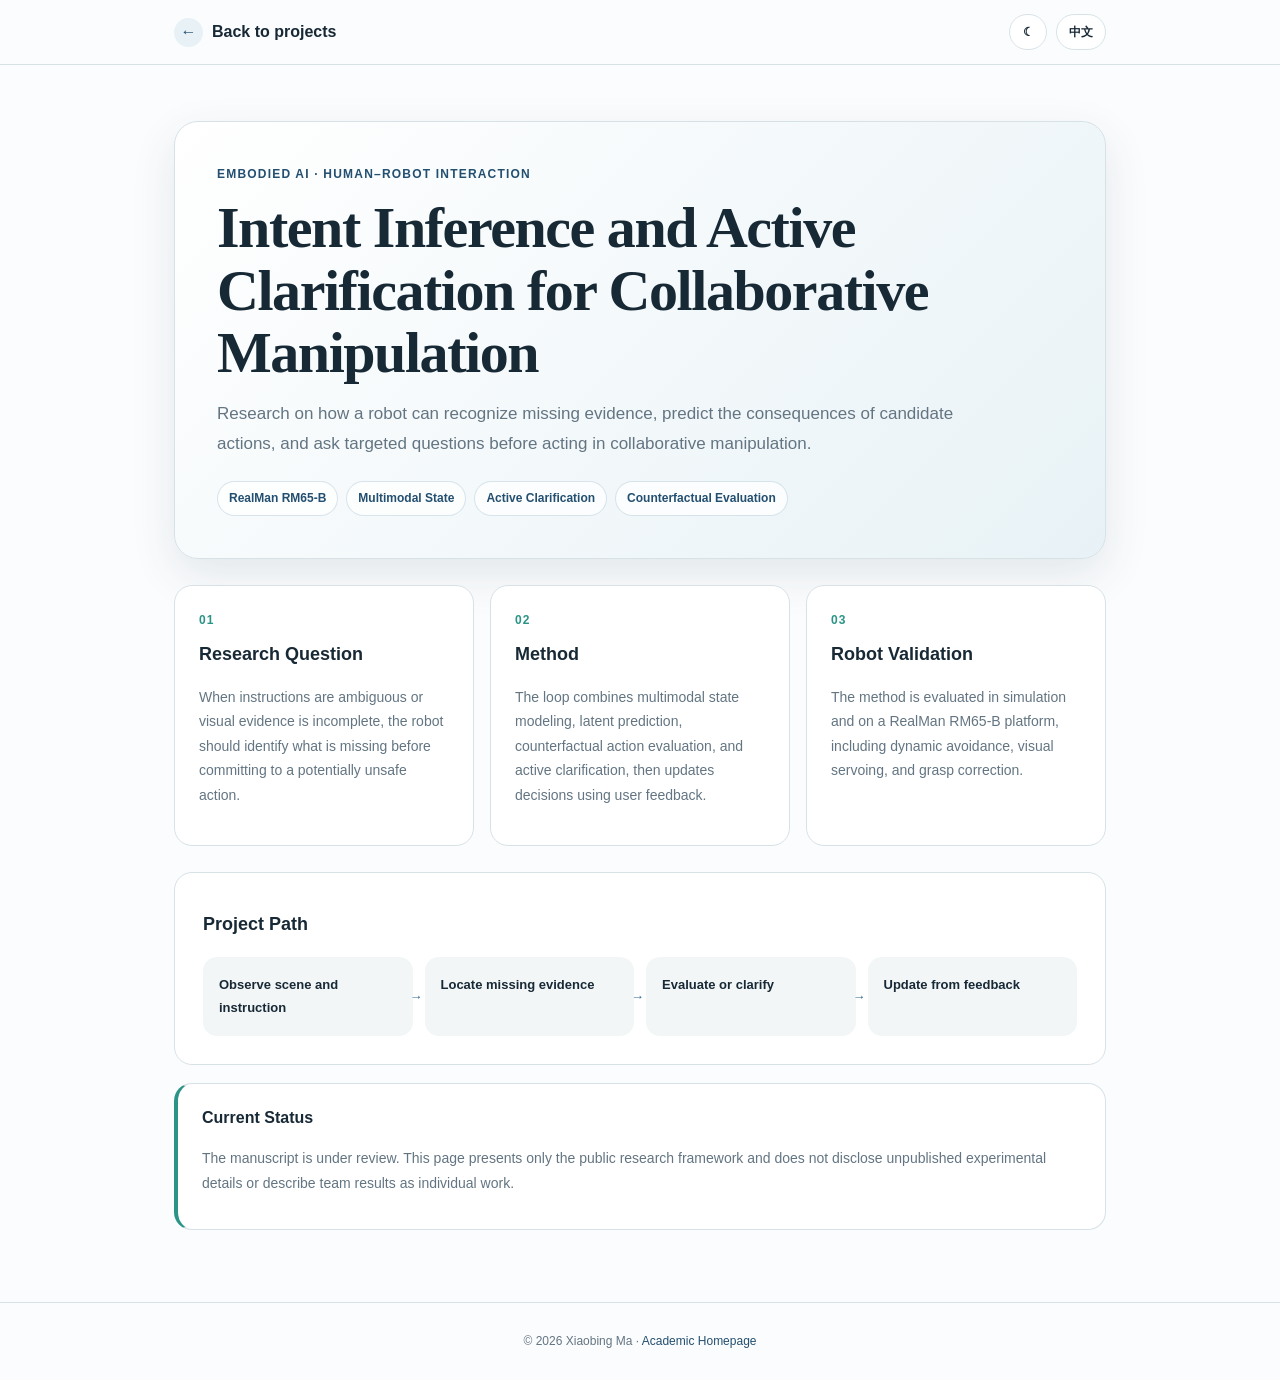
<file: projects/cover/index.html>
<!doctype html><html lang="en"><head><meta charset="utf-8"><meta name="viewport" content="width=device-width,initial-scale=1"><meta name="description" content="Research on intent inference and active clarification for collaborative robot manipulation."><title>Intent Inference and Active Clarification for Collaborative Manipulation · Xiaobing Ma</title><script>(function(){try{var saved=localStorage.getItem("site-theme");var theme=saved||(window.matchMedia("(prefers-color-scheme: dark)").matches?"dark":"light");document.documentElement.setAttribute("data-theme",theme);}catch(e){document.documentElement.setAttribute("data-theme","light");}})();</script><link rel="stylesheet" href="../project.css"></head><body data-lang="en"><header class="topbar"><div class="topbar-inner"><a class="back" href="../../#projects"><span class="back-mark">←</span><span class="lang-zh">返回项目列表</span><span class="lang-en">Back to projects</span></a><div class="controls"><button class="control" id="themeToggle" type="button" aria-label="Switch theme">☾</button><button class="control" id="langToggle" type="button">中文</button></div></div></header><main><section class="hero"><div class="eyebrow">EMBODIED AI · HUMAN–ROBOT INTERACTION</div><h1><span class="lang-zh">机械臂协作中的意图推断与主动澄清</span><span class="lang-en">Intent Inference and Active Clarification for Collaborative Manipulation</span></h1><p class="lead lang-zh">面向信息不完整的人机协作场景，研究机器人如何识别缺失条件、预测候选动作后果，并通过主动提问降低误操作风险。</p><p class="lead lang-en">Research on how a robot can recognize missing evidence, predict the consequences of candidate actions, and ask targeted questions before acting in collaborative manipulation.</p><div class="badges"><span class="badge">RealMan RM65-B</span><span class="badge">Multimodal State</span><span class="badge">Active Clarification</span><span class="badge">Counterfactual Evaluation</span></div></section><section class="detail-grid"><article class="card"><div class="card-num">01</div><h2><span class="lang-zh">研究问题</span><span class="lang-en">Research Question</span></h2><div class="lang-zh"><p>当用户指令含糊或视觉信息不完整时，机器人需要先判断“缺了什么”，而不是直接执行一个可能错误的动作。</p></div><div class="lang-en"><p>When instructions are ambiguous or visual evidence is incomplete, the robot should identify what is missing before committing to a potentially unsafe action.</p></div></article><article class="card"><div class="card-num">02</div><h2><span class="lang-zh">方法框架</span><span class="lang-en">Method</span></h2><div class="lang-zh"><p>围绕多模态状态建模、潜在空间预测、反事实动作评估与主动澄清构建闭环，并利用用户反馈更新后续决策。</p></div><div class="lang-en"><p>The loop combines multimodal state modeling, latent prediction, counterfactual action evaluation, and active clarification, then updates decisions using user feedback.</p></div></article><article class="card"><div class="card-num">03</div><h2><span class="lang-zh">实机验证</span><span class="lang-en">Robot Validation</span></h2><div class="lang-zh"><p>方法在 RealMan RM65-B 机械臂协作平台上进行仿真与实机验证，覆盖动态避障、视觉伺服和抓取修正等环节。</p></div><div class="lang-en"><p>The method is evaluated in simulation and on a RealMan RM65-B platform, including dynamic avoidance, visual servoing, and grasp correction.</p></div></article></section><section class="section"><h2><span class="lang-zh">项目路径</span><span class="lang-en">Project Path</span></h2><div class="flow"><div class="step"><span class="lang-zh">观察环境与指令</span><span class="lang-en">Observe scene and instruction</span></div><div class="step"><span class="lang-zh">定位缺失信息</span><span class="lang-en">Locate missing evidence</span></div><div class="step"><span class="lang-zh">评估动作或发起澄清</span><span class="lang-en">Evaluate or clarify</span></div><div class="step"><span class="lang-zh">根据反馈更新</span><span class="lang-en">Update from feedback</span></div></div></section><aside class="note"><strong><span class="lang-zh">当前状态</span><span class="lang-en">Current Status</span></strong><p class="lang-zh">研究论文审稿中。页面仅介绍已公开的研究框架，不披露未公开实验细节，也不把团队成果表述为个人独立完成。</p><p class="lang-en">The manuscript is under review. This page presents only the public research framework and does not disclose unpublished experimental details or describe team results as individual work.</p></aside></main><footer class="footer">© 2026 Xiaobing Ma · <a href="../../">Academic Homepage</a></footer><script src="../project.js"></script></body></html>
</file>
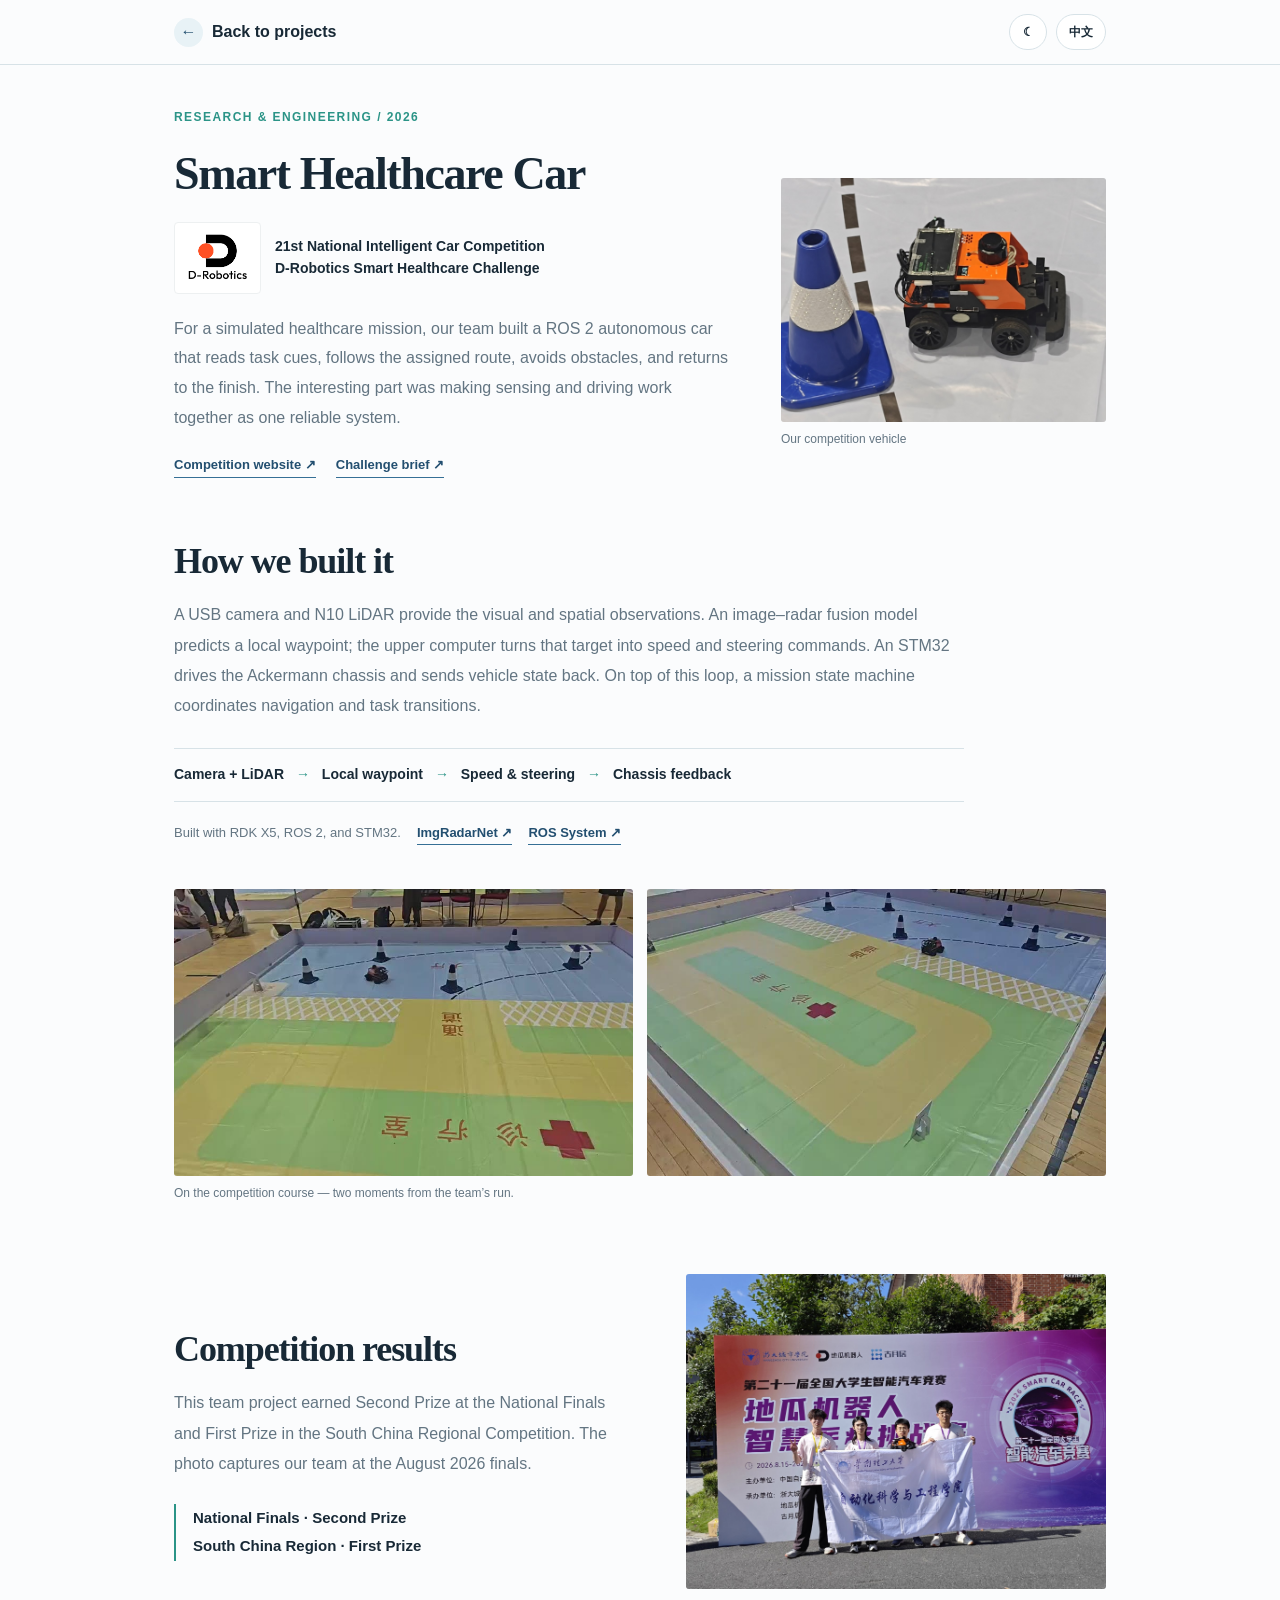
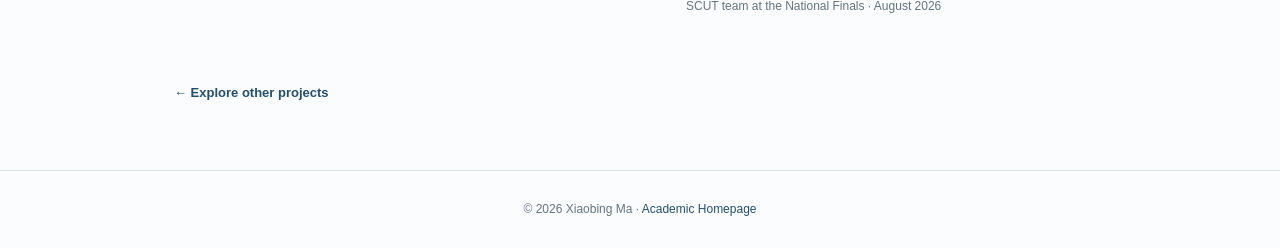
<file: projects/intelligent-car/index.html>
<!doctype html>
<html lang="en">
<head>
  <meta charset="utf-8">
  <meta name="viewport" content="width=device-width,initial-scale=1">
  <meta name="description" content="A camera–LiDAR autonomous car built for the 21st National Intelligent Car Competition Smart Healthcare challenge.">
  <title>Smart Healthcare Car · 21st National Intelligent Car Competition · Xiaobing Ma</title>
  <script>(function(){try{var saved=localStorage.getItem("site-theme");var theme=saved||(window.matchMedia("(prefers-color-scheme: dark)").matches?"dark":"light");document.documentElement.setAttribute("data-theme",theme);}catch(e){document.documentElement.setAttribute("data-theme","light");}})();</script>
  <link rel="stylesheet" href="../project.css">
  <link rel="stylesheet" href="./case.css">
</head>
<body data-lang="en">
  <header class="topbar">
    <div class="topbar-inner">
      <a class="back" href="../../#projects"><span class="back-mark">←</span><span class="lang-zh">返回项目列表</span><span class="lang-en">Back to projects</span></a>
      <div class="controls"><button class="control" id="themeToggle" type="button" aria-label="Switch theme">☾</button><button class="control" id="langToggle" type="button">中文</button></div>
    </div>
  </header>
  <main class="case-page">
    <section class="case-intro" aria-labelledby="case-title">
      <p class="case-kicker"><span class="lang-en">RESEARCH &amp; ENGINEERING / 2026</span><span class="lang-zh">研究与工程实践 / 2026</span></p>
      <div class="case-intro-grid">
        <div class="case-intro-copy">
          <h1 id="case-title"><span class="lang-en">Smart Healthcare Car</span><span class="lang-zh">智慧医疗智能车</span></h1>
          <div class="case-event">
            <img src="../../assets/projects/d-robotics-logo.png" alt="D-Robotics logo" width="93" height="76" loading="eager">
            <p><span class="lang-en">21st National Intelligent Car Competition<br>D-Robotics Smart Healthcare Challenge</span><span class="lang-zh">第二十一届全国大学生智能汽车竞赛<br>地瓜机器人智慧医疗挑战赛</span></p>
          </div>
          <p class="case-lead lang-en">For a simulated healthcare mission, our team built a ROS 2 autonomous car that reads task cues, follows the assigned route, avoids obstacles, and returns to the finish. The interesting part was making sensing and driving work together as one reliable system.</p>
          <p class="case-lead lang-zh">面向模拟医疗场景，我们搭建了一辆 ROS 2 自主智能车：读取任务信息、通过指定路线、避障并返回终点。项目的核心不是单独完成某一种识别，而是让环境感知与车辆运动协同工作。</p>
          <p class="case-links"><a href="https://www.smartcar.zone/" target="_blank" rel="noopener noreferrer"><span class="lang-en">Competition website</span><span class="lang-zh">竞赛官网</span> ↗</a><a href="https://blog.csdn.net/zhuoqingjoking97298/article/details/156079740" target="_blank" rel="noopener noreferrer"><span class="lang-en">Challenge brief</span><span class="lang-zh">赛项说明</span> ↗</a></p>
        </div>
        <figure class="case-car-photo"><img src="../../assets/projects/ros-smart-car.jpg" alt="Orange competition smart car with camera and LiDAR" loading="eager"><figcaption><span class="lang-en">Our competition vehicle</span><span class="lang-zh">参赛智能车</span></figcaption></figure>
      </div>
    </section>

    <article class="case-article">
      <section class="case-narrative" aria-labelledby="approach-title">
        <h2 id="approach-title"><span class="lang-en">How we built it</span><span class="lang-zh">技术路线</span></h2>
        <p class="lang-en">A USB camera and N10 LiDAR provide the visual and spatial observations. An image–radar fusion model predicts a local waypoint; the upper computer turns that target into speed and steering commands. An STM32 drives the Ackermann chassis and sends vehicle state back. On top of this loop, a mission state machine coordinates navigation and task transitions.</p>
        <p class="lang-zh">USB 相机和 N10 激光雷达提供图像与空间信息。图像—雷达融合模型预测局部目标点，上位机据此生成速度与转向指令；STM32 驱动 Ackermann 底盘并回传车辆状态。任务状态机在这条链路之上组织导航与任务切换。</p>
        <p class="case-process"><span class="lang-en">Camera + LiDAR <b>→</b> Local waypoint <b>→</b> Speed &amp; steering <b>→</b> Chassis feedback</span><span class="lang-zh">相机 + 雷达 <b>→</b> 局部目标点 <b>→</b> 速度与转向 <b>→</b> 底盘反馈</span></p>
        <p class="case-tech-foot"><span class="lang-en">Built with RDK X5, ROS 2, and STM32.</span><span class="lang-zh">系统采用 RDK X5、ROS 2 与 STM32。</span> <a href="https://github.com/Geezer565/ImgRadarNet" target="_blank" rel="noopener noreferrer">ImgRadarNet ↗</a> <a href="https://github.com/Geezer565/ros_competition_2025" target="_blank" rel="noopener noreferrer">ROS System ↗</a></p>
      </section>

      <figure class="case-course">
        <div class="case-course-images"><img src="../../assets/projects/smart-car-frame-48.jpg" alt="Smart car driving between lane markers on the competition course" loading="lazy" decoding="async"><img src="../../assets/projects/smart-car-frame-96.jpg" alt="Smart car on the green and yellow sections of the competition course" loading="lazy" decoding="async"></div>
        <figcaption><span class="lang-en">On the competition course — two moments from the team’s run.</span><span class="lang-zh">赛场记录：团队运行画面中的两个瞬间。</span></figcaption>
      </figure>

      <section class="case-finish" aria-labelledby="outcome-title">
        <div class="case-finish-copy">
          <h2 id="outcome-title"><span class="lang-en">Competition results</span><span class="lang-zh">竞赛成果</span></h2>
          <p class="lang-en">This team project earned Second Prize at the National Finals and First Prize in the South China Regional Competition. The photo captures our team at the August 2026 finals.</p>
          <p class="lang-zh">这项团队作品获得全国总决赛二等奖、华南赛区区域赛一等奖。右侧是我们在 2026 年 8 月全国总决赛现场的合照。</p>
          <p class="case-award-line"><span class="lang-en">National Finals · Second Prize<br>South China Region · First Prize</span><span class="lang-zh">全国总决赛 · 二等奖<br>华南赛区区域赛 · 一等奖</span></p>
        </div>
        <figure class="case-team-photo"><img src="../../assets/projects/smart-car-team.jpg" alt="South China University of Technology team at the 2026 National Intelligent Car Competition" loading="lazy" decoding="async"><figcaption><span class="lang-en">SCUT team at the National Finals · August 2026</span><span class="lang-zh">华南理工大学参赛队 · 2026 年 8 月</span></figcaption></figure>
      </section>
    </article>
    <a class="case-next" href="../../#projects"><span class="lang-en">← Explore other projects</span><span class="lang-zh">← 查看其他项目</span></a>
  </main>
  <footer class="footer">© 2026 Xiaobing Ma · <a href="../../">Academic Homepage</a></footer>
  <script src="../project.js"></script>
</body>
</html>
</file>
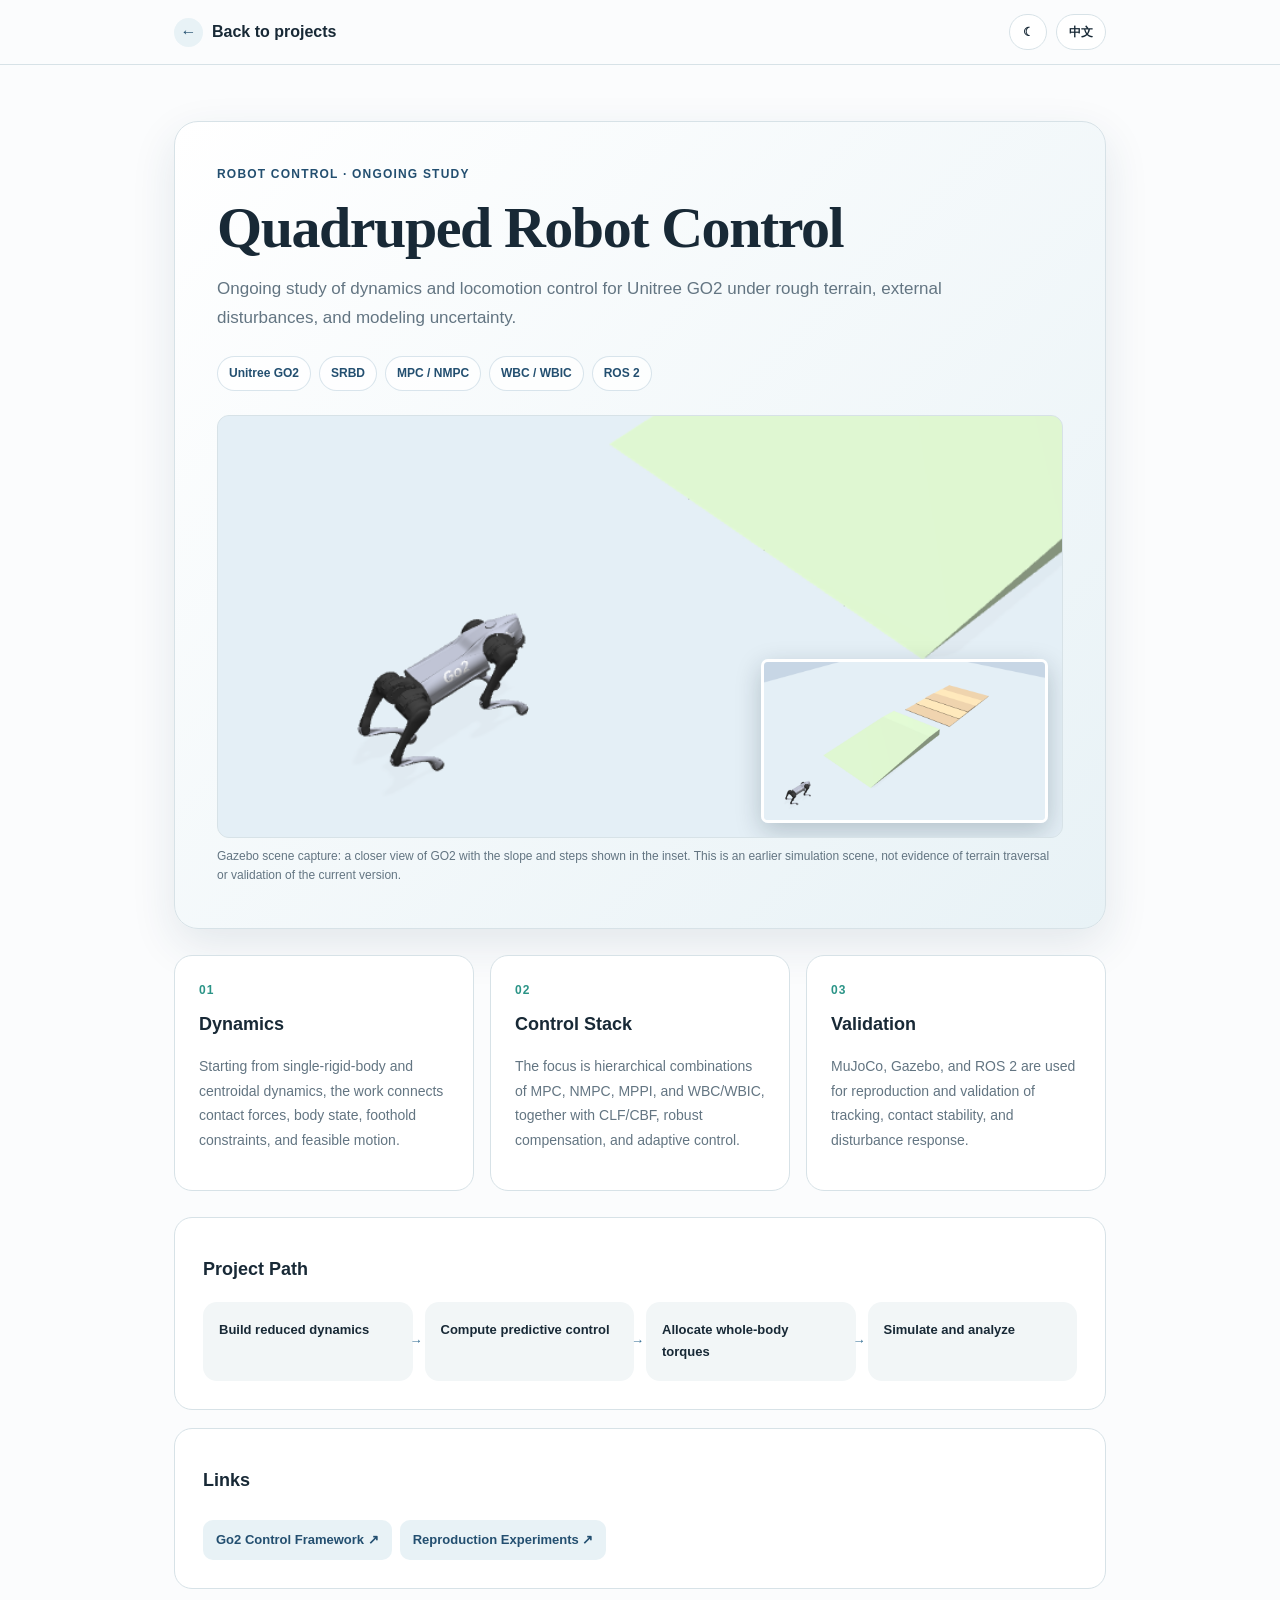
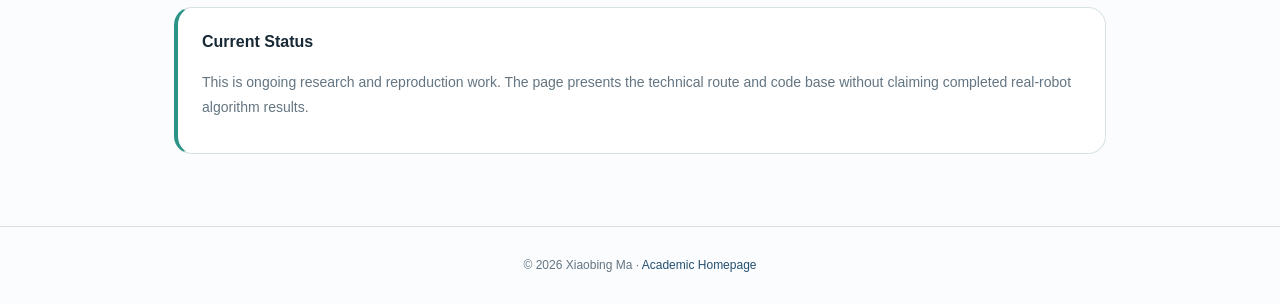
<file: projects/quadruped-control/index.html>
<!doctype html><html lang="en"><head><meta charset="utf-8"><meta name="viewport" content="width=device-width,initial-scale=1"><meta name="description" content="Ongoing study of quadruped dynamics, MPC, WBC, and robust locomotion control."><title>Quadruped Robot Control · Xiaobing Ma</title><script>(function(){try{var saved=localStorage.getItem("site-theme");var theme=saved||(window.matchMedia("(prefers-color-scheme: dark)").matches?"dark":"light");document.documentElement.setAttribute("data-theme",theme);}catch(e){document.documentElement.setAttribute("data-theme","light");}})();</script><link rel="stylesheet" href="../project.css"><link rel="stylesheet" href="./go2.css"></head><body data-lang="en"><header class="topbar"><div class="topbar-inner"><a class="back" href="../../#projects"><span class="back-mark">←</span><span class="lang-zh">返回项目列表</span><span class="lang-en">Back to projects</span></a><div class="controls"><button class="control" id="themeToggle" type="button" aria-label="Switch theme">☾</button><button class="control" id="langToggle" type="button">中文</button></div></div></header><main><section class="hero"><div class="eyebrow">ROBOT CONTROL · ONGOING STUDY</div><h1><span class="lang-zh">四足机器人运动控制</span><span class="lang-en">Quadruped Robot Control</span></h1><p class="lead lang-zh">围绕宇树 GO2 的动力学建模与运动控制，研究复杂地形、外部扰动和模型误差下的稳定运动方法。</p><p class="lead lang-en">Ongoing study of dynamics and locomotion control for Unitree GO2 under rough terrain, external disturbances, and modeling uncertainty.</p><div class="badges"><span class="badge">Unitree GO2</span><span class="badge">SRBD</span><span class="badge">MPC / NMPC</span><span class="badge">WBC / WBIC</span><span class="badge">ROS 2</span></div><figure class="go2-scene"><div class="go2-scene-canvas"><img class="go2-scene-close" src="../../assets/projects/go2-gazebo-terrain-scene.png" alt="GO2 robot in a Gazebo simulation scene with a slope nearby" loading="eager"><img class="go2-scene-overview" src="../../assets/projects/go2-gazebo-terrain-scene.png" alt="" aria-hidden="true" loading="eager"></div><figcaption><span class="lang-zh">Gazebo 场景截图：放大展示 GO2，右下角保留坡道与台阶全貌。画面来自早期仿真，仅展示环境，不代表已完成地形穿越或当前版本验证。</span><span class="lang-en">Gazebo scene capture: a closer view of GO2 with the slope and steps shown in the inset. This is an earlier simulation scene, not evidence of terrain traversal or validation of the current version.</span></figcaption></figure></section><section class="detail-grid"><article class="card"><div class="card-num">01</div><h2><span class="lang-zh">动力学建模</span><span class="lang-en">Dynamics</span></h2><div class="lang-zh"><p>从单刚体动力学与质心动力学出发，连接接触力、机体状态、落足约束与可行运动范围。</p></div><div class="lang-en"><p>Starting from single-rigid-body and centroidal dynamics, the work connects contact forces, body state, foothold constraints, and feasible motion.</p></div></article><article class="card"><div class="card-num">02</div><h2><span class="lang-zh">控制方法</span><span class="lang-en">Control Stack</span></h2><div class="lang-zh"><p>重点关注 MPC、NMPC、MPPI 与 WBC/WBIC 的分层组合，并跟踪 CLF/CBF、鲁棒补偿和自适应控制方法。</p></div><div class="lang-en"><p>The focus is hierarchical combinations of MPC, NMPC, MPPI, and WBC/WBIC, together with CLF/CBF, robust compensation, and adaptive control.</p></div></article><article class="card"><div class="card-num">03</div><h2><span class="lang-zh">验证环境</span><span class="lang-en">Validation</span></h2><div class="lang-zh"><p>通过 MuJoCo、Gazebo 和 ROS 2 搭建复现与验证环境，用于检查轨迹跟踪、接触稳定性和扰动响应。</p></div><div class="lang-en"><p>MuJoCo, Gazebo, and ROS 2 are used for reproduction and validation of tracking, contact stability, and disturbance response.</p></div></article></section><section class="section"><h2><span class="lang-zh">项目路径</span><span class="lang-en">Project Path</span></h2><div class="flow"><div class="step"><span class="lang-zh">建立简化动力学</span><span class="lang-en">Build reduced dynamics</span></div><div class="step"><span class="lang-zh">生成预测控制量</span><span class="lang-en">Compute predictive control</span></div><div class="step"><span class="lang-zh">分配全身力矩</span><span class="lang-en">Allocate whole-body torques</span></div><div class="step"><span class="lang-zh">仿真与误差分析</span><span class="lang-en">Simulate and analyze</span></div></div></section><section class="section"><h2><span class="lang-zh">相关链接</span><span class="lang-en">Links</span></h2><div class="links"><a class="repo-link" href="https://github.com/Geezer565/ACLF_MPC_ROS_GO2" target="_blank" rel="noreferrer">Go2 Control Framework ↗</a><a class="repo-link" href="https://github.com/Geezer565/legged-Robot-reproduction" target="_blank" rel="noreferrer">Reproduction Experiments ↗</a></div></section><aside class="note"><strong><span class="lang-zh">当前状态</span><span class="lang-en">Current Status</span></strong><p class="lang-zh">这是持续推进的研究与复现工作，当前页面展示技术路线与代码积累，不将其表述为已经完成的实机算法成果。</p><p class="lang-en">This is ongoing research and reproduction work. The page presents the technical route and code base without claiming completed real-robot algorithm results.</p></aside></main><footer class="footer">© 2026 Xiaobing Ma · <a href="../../">Academic Homepage</a></footer><script src="../project.js"></script></body></html>
</file>
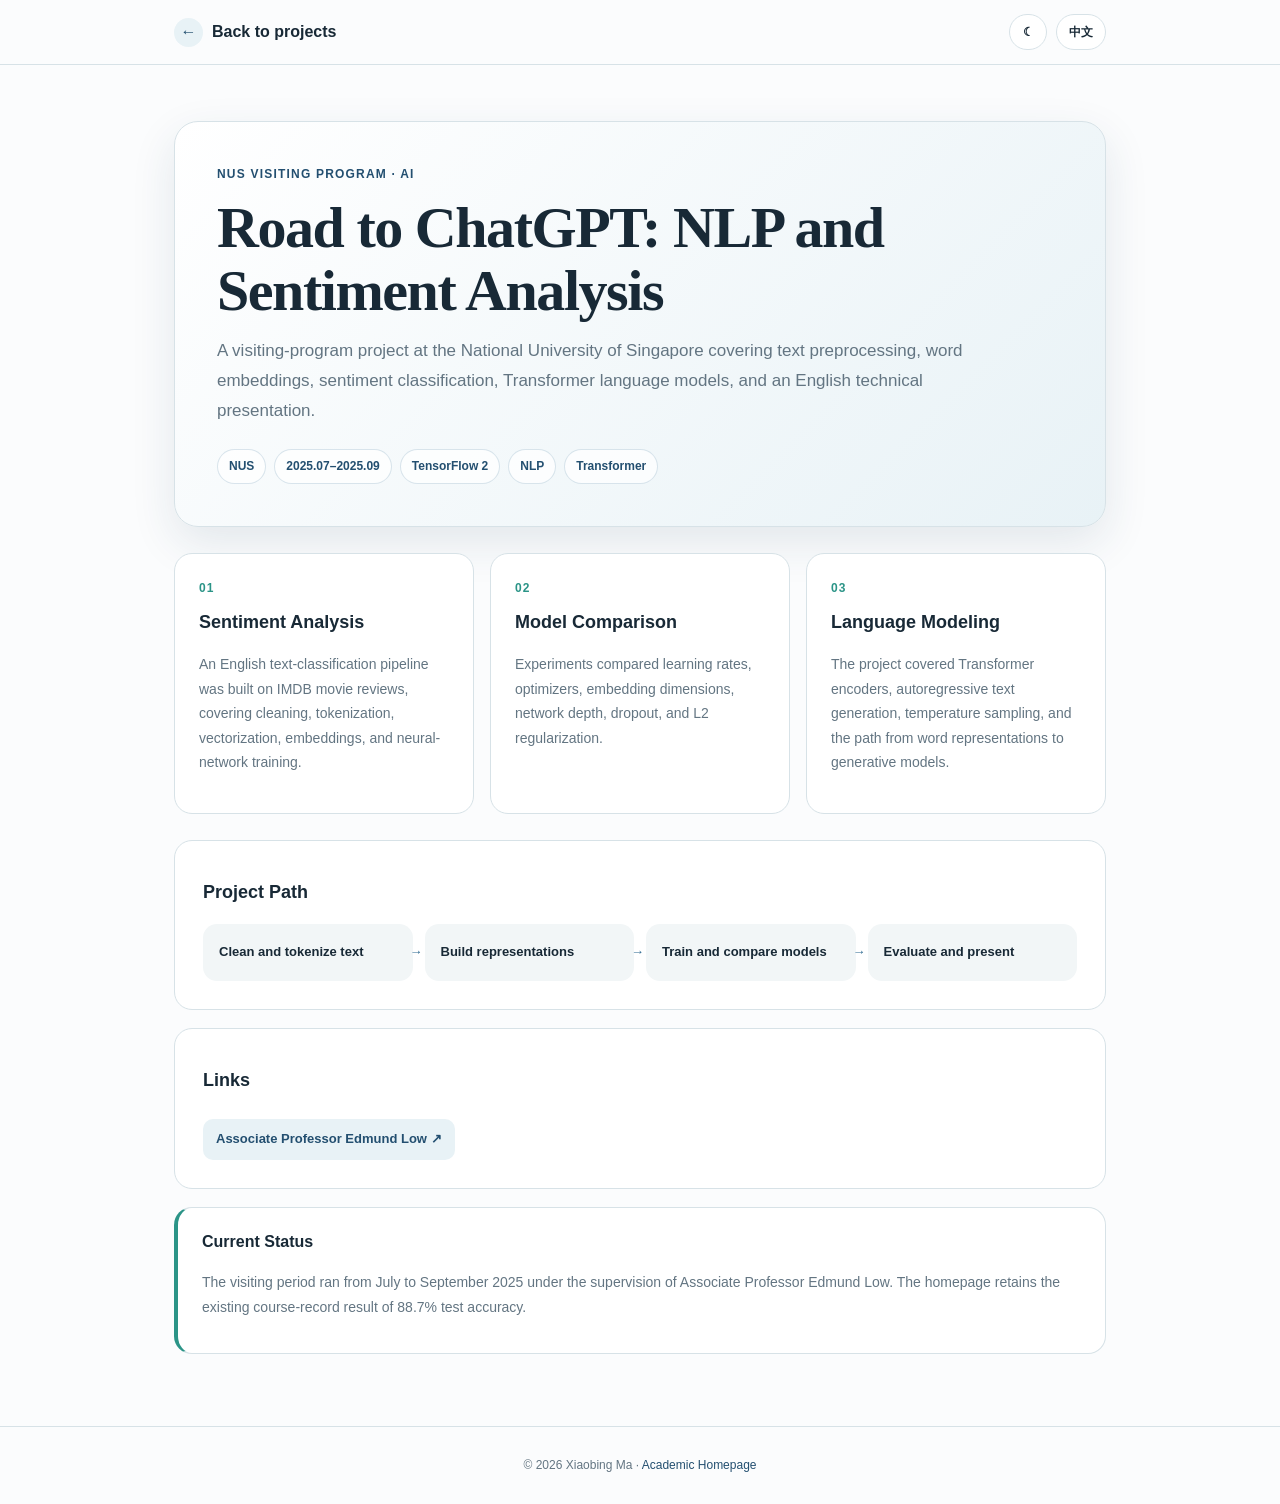
<file: projects/road-to-chatgpt/index.html>
<!doctype html><html lang="en"><head><meta charset="utf-8"><meta name="viewport" content="width=device-width,initial-scale=1"><meta name="description" content="NUS visiting-program project on NLP, sentiment analysis, and Transformer-based language modeling."><title>Road to ChatGPT: NLP and Sentiment Analysis · Xiaobing Ma</title><script>(function(){try{var saved=localStorage.getItem("site-theme");var theme=saved||(window.matchMedia("(prefers-color-scheme: dark)").matches?"dark":"light");document.documentElement.setAttribute("data-theme",theme);}catch(e){document.documentElement.setAttribute("data-theme","light");}})();</script><link rel="stylesheet" href="../project.css"></head><body data-lang="en"><header class="topbar"><div class="topbar-inner"><a class="back" href="../../#projects"><span class="back-mark">←</span><span class="lang-zh">返回项目列表</span><span class="lang-en">Back to projects</span></a><div class="controls"><button class="control" id="themeToggle" type="button" aria-label="Switch theme">☾</button><button class="control" id="langToggle" type="button">中文</button></div></div></header><main><section class="hero"><div class="eyebrow">NUS VISITING PROGRAM · AI</div><h1><span class="lang-zh">Road to ChatGPT：自然语言处理与情感分析</span><span class="lang-en">Road to ChatGPT: NLP and Sentiment Analysis</span></h1><p class="lead lang-zh">在新加坡国立大学“人工智能与 ChatGPT”访问项目中，围绕文本预处理、词嵌入、情感分类与 Transformer 语言模型完成课程实验和英文汇报。</p><p class="lead lang-en">A visiting-program project at the National University of Singapore covering text preprocessing, word embeddings, sentiment classification, Transformer language models, and an English technical presentation.</p><div class="badges"><span class="badge">NUS</span><span class="badge">2025.07–2025.09</span><span class="badge">TensorFlow 2</span><span class="badge">NLP</span><span class="badge">Transformer</span></div></section><section class="detail-grid"><article class="card"><div class="card-num">01</div><h2><span class="lang-zh">情感分析</span><span class="lang-en">Sentiment Analysis</span></h2><div class="lang-zh"><p>基于 IMDB 电影评论数据构建英文文本分类流程，完成清洗、分词、向量化、词嵌入与神经网络训练。</p></div><div class="lang-en"><p>An English text-classification pipeline was built on IMDB movie reviews, covering cleaning, tokenization, vectorization, embeddings, and neural-network training.</p></div></article><article class="card"><div class="card-num">02</div><h2><span class="lang-zh">模型比较</span><span class="lang-en">Model Comparison</span></h2><div class="lang-zh"><p>比较学习率、优化器、Embedding 维度、网络深度、Dropout 与 L2 正则化对训练和泛化的影响。</p></div><div class="lang-en"><p>Experiments compared learning rates, optimizers, embedding dimensions, network depth, dropout, and L2 regularization.</p></div></article><article class="card"><div class="card-num">03</div><h2><span class="lang-zh">语言模型</span><span class="lang-en">Language Modeling</span></h2><div class="lang-zh"><p>学习 Transformer 编码器、自回归文本生成与温度采样，并梳理从词表示到生成模型的核心路径。</p></div><div class="lang-en"><p>The project covered Transformer encoders, autoregressive text generation, temperature sampling, and the path from word representations to generative models.</p></div></article></section><section class="section"><h2><span class="lang-zh">项目路径</span><span class="lang-en">Project Path</span></h2><div class="flow"><div class="step"><span class="lang-zh">文本清洗与分词</span><span class="lang-en">Clean and tokenize text</span></div><div class="step"><span class="lang-zh">构建词表示</span><span class="lang-en">Build representations</span></div><div class="step"><span class="lang-zh">训练与对比模型</span><span class="lang-en">Train and compare models</span></div><div class="step"><span class="lang-zh">评估与英文汇报</span><span class="lang-en">Evaluate and present</span></div></div></section><section class="section"><h2><span class="lang-zh">相关链接</span><span class="lang-en">Links</span></h2><div class="links"><a class="repo-link" href="https://discovery.nus.edu.sg/5092-edmund-low" target="_blank" rel="noreferrer">Associate Professor Edmund Low ↗</a></div></section><aside class="note"><strong><span class="lang-zh">当前状态</span><span class="lang-en">Current Status</span></strong><p class="lang-zh">访问时间为 2025 年 7 月至 9 月，在 Edmund Low 副教授指导下学习。主页保留了课程实验中 88.7% 测试准确率的现有记录。</p><p class="lang-en">The visiting period ran from July to September 2025 under the supervision of Associate Professor Edmund Low. The homepage retains the existing course-record result of 88.7% test accuracy.</p></aside></main><footer class="footer">© 2026 Xiaobing Ma · <a href="../../">Academic Homepage</a></footer><script src="../project.js"></script></body></html>
</file>
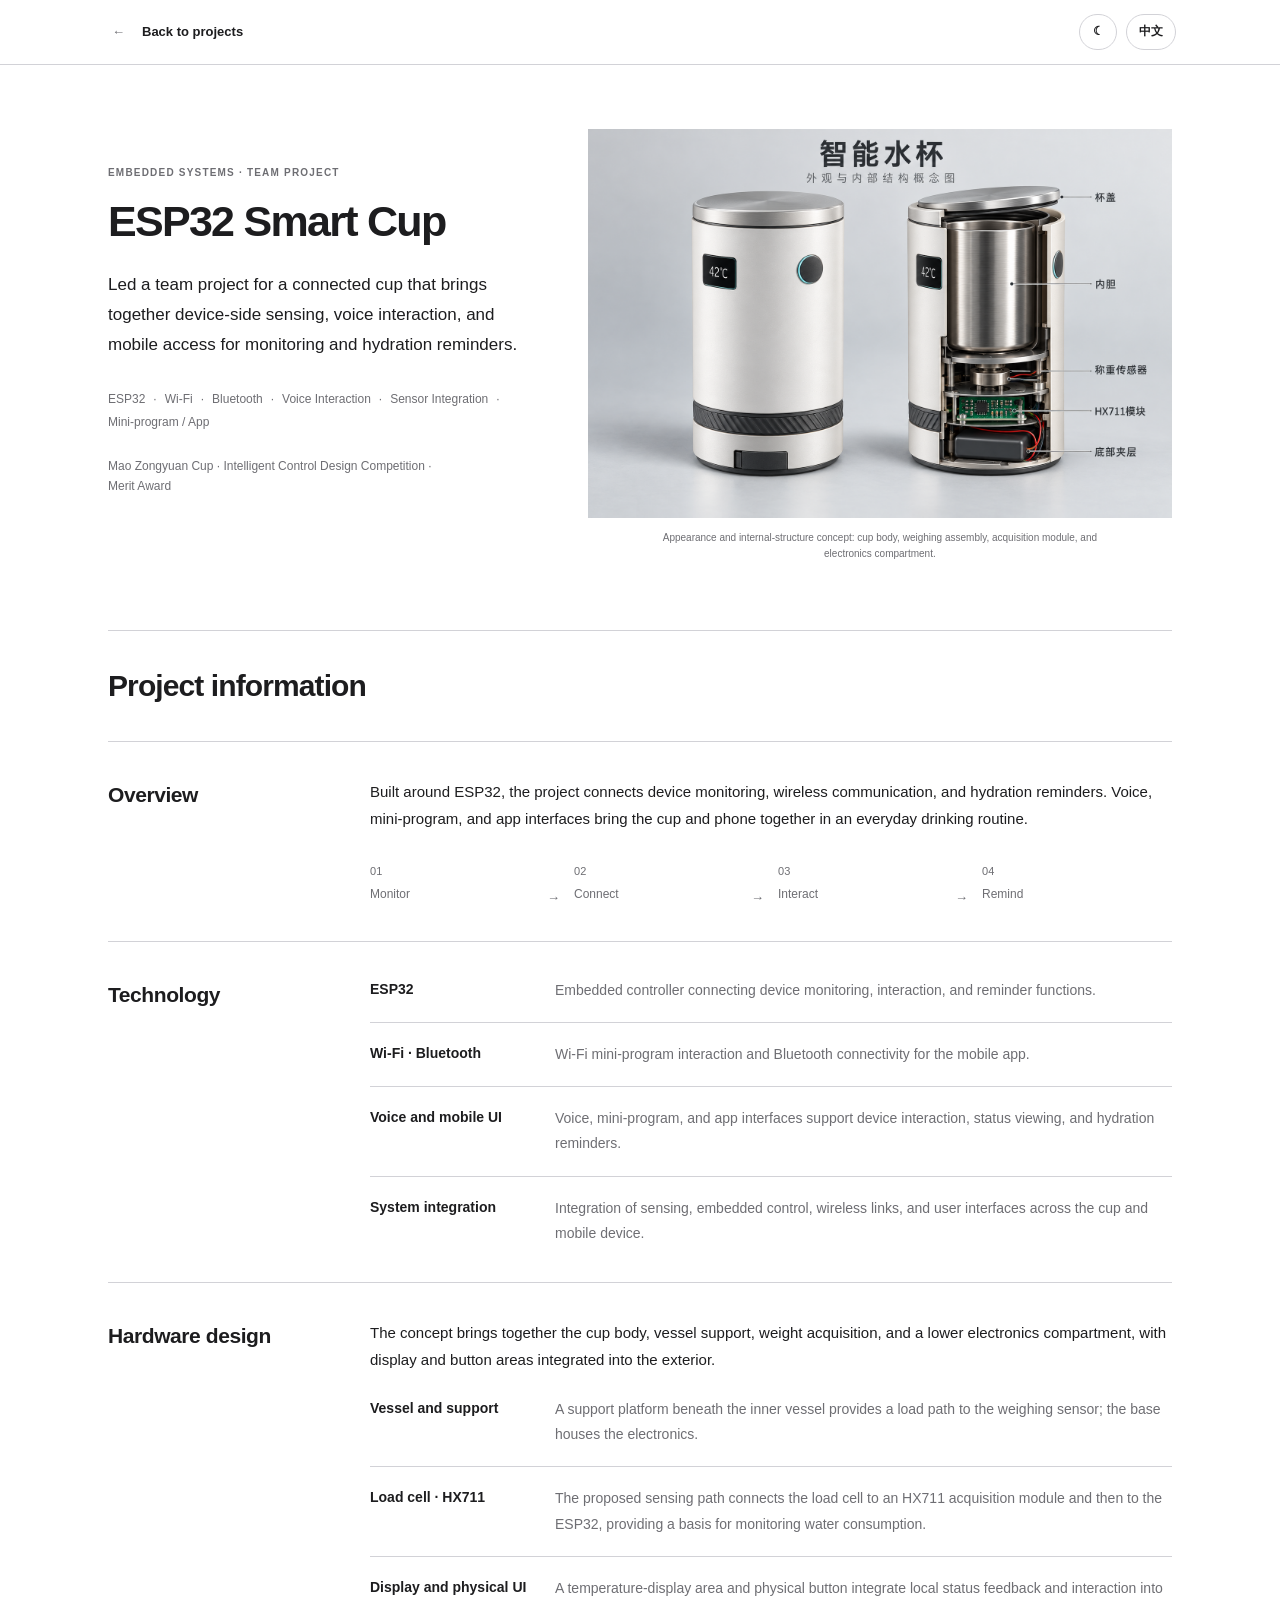
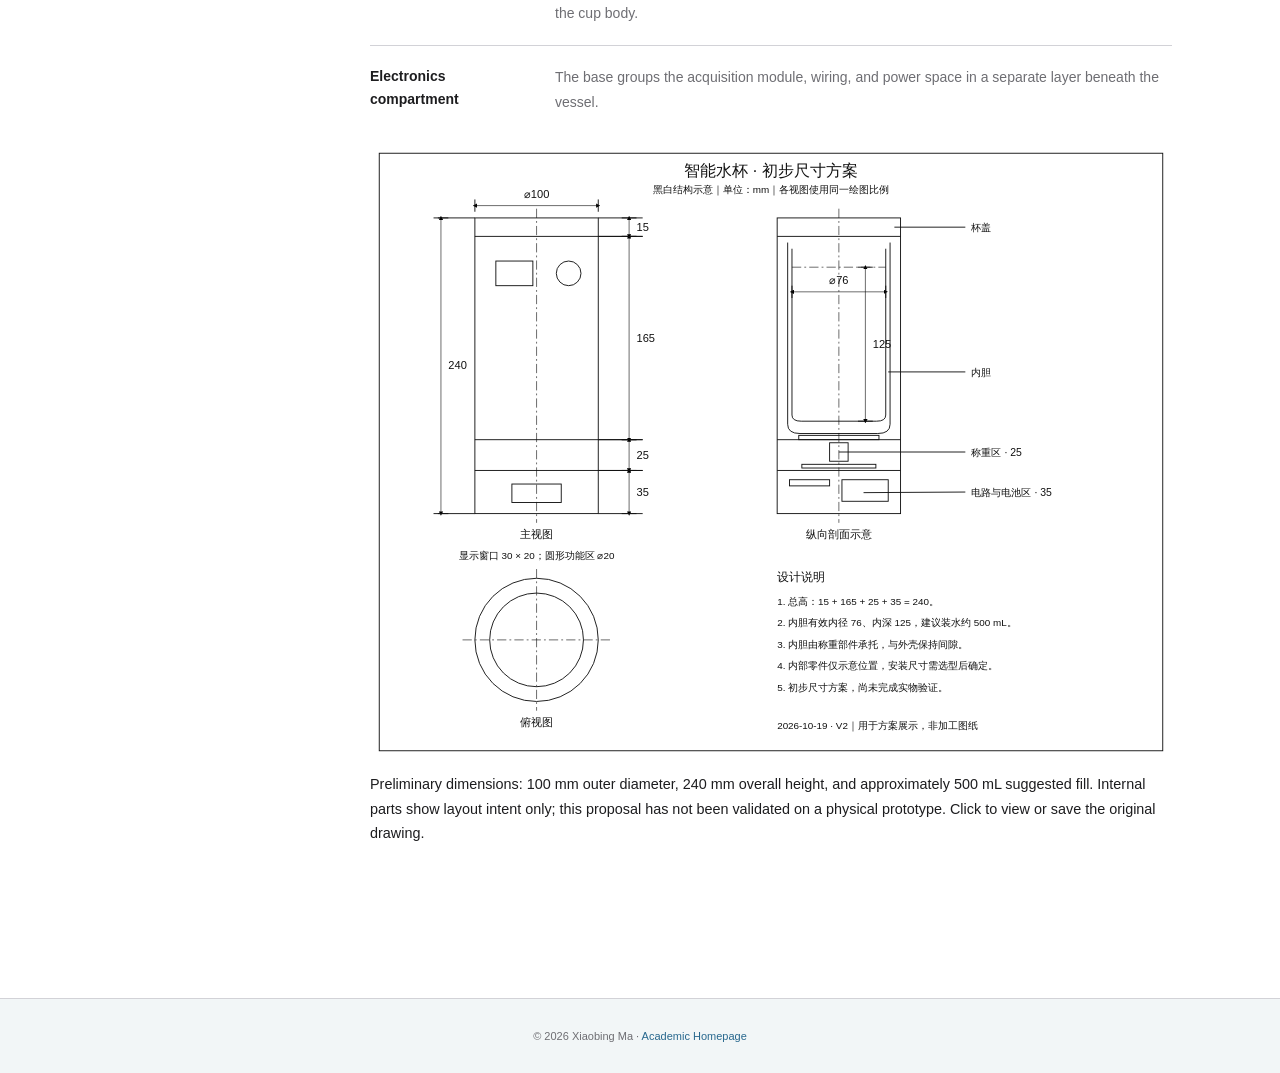
<file: projects/smart-cup/index.html>
<!doctype html>
<html lang="en">
<head>
  <meta charset="utf-8">
  <meta name="viewport" content="width=device-width,initial-scale=1">
  <meta name="description" content="ESP32 smart cup team project: voice, Wi-Fi mini-program and Bluetooth app interaction, monitoring and hydration reminders.">
  <title>ESP32 Smart Cup · Xiaobing Ma</title>
  <script>(function(){try{var saved=localStorage.getItem("site-theme");var theme=saved||(window.matchMedia("(prefers-color-scheme: dark)").matches?"dark":"light");document.documentElement.setAttribute("data-theme",theme);}catch(e){document.documentElement.setAttribute("data-theme","light");}})();</script>
  <link rel="stylesheet" href="../project.css">
  <link rel="stylesheet" href="./smart-cup.css">
</head>
<body data-lang="en">
  <header class="topbar"><div class="topbar-inner"><a class="back" href="../../#projects"><span class="back-mark">←</span><span class="lang-zh">返回项目列表</span><span class="lang-en">Back to projects</span></a><div class="controls"><button class="control" id="themeToggle" type="button" aria-label="Switch theme">☾</button><button class="control" id="langToggle" type="button">中文</button></div></div></header>
  <main>
    <section class="hero">
      <div class="product-intro">
      <div class="eyebrow">EMBEDDED SYSTEMS · TEAM PROJECT</div>
      <h1><span class="lang-zh">ESP32 智能水杯</span><span class="lang-en">ESP32 Smart Cup</span></h1>
      <p class="lead lang-zh">带领团队围绕日常饮水场景开发智能水杯，把设备端感知、语音交互和移动端连接起来，实现动态监测与喝水提醒。</p>
      <p class="lead lang-en">Led a team project for a connected cup that brings together device-side sensing, voice interaction, and mobile access for monitoring and hydration reminders.</p>
      <div class="badges"><span class="badge">ESP32</span><span class="badge">Wi‑Fi</span><span class="badge">Bluetooth</span><span class="badge"><span class="lang-zh">语音交互</span><span class="lang-en">Voice Interaction</span></span><span class="badge"><span class="lang-zh">传感器集成</span><span class="lang-en">Sensor Integration</span></span><span class="badge"><span class="lang-zh">小程序 / App</span><span class="lang-en">Mini-program / App</span></span></div>
      <p class="project-credit"><span class="lang-zh">“毛宗源杯”智能控制设计大赛 · 优胜奖</span><span class="lang-en">Mao Zongyuan Cup · Intelligent Control Design Competition · Merit Award</span></p>
      </div>
      <figure class="concept-figure"><img src="../../assets/projects/smart-cup-concept.png" alt="智能水杯外观与内部结构的设计概念图，展示杯盖、内胆、称重传感器、HX711 模块和底部夹层"><figcaption><span class="lang-zh">外观与内部结构概念草稿：杯体、称重结构、采集模块与底部电子夹层。</span><span class="lang-en">Appearance and internal-structure concept: cup body, weighing assembly, acquisition module, and electronics compartment.</span></figcaption></figure>
    </section>
    <div class="information-heading"><h2><span class="lang-zh">项目介绍</span><span class="lang-en">Project information</span></h2></div>
    <section class="section overview"><h2><span class="lang-zh">概述</span><span class="lang-en">Overview</span></h2><div class="section-body"><p class="lang-zh">项目以 ESP32 为设备端核心，将动态监测、无线连接和喝水提醒结合起来。语音、小程序与 App 提供不同的交互入口，把杯端功能延伸到手机，让日常饮水场景中的状态查看与提醒更方便。</p><p class="lang-en">Built around ESP32, the project connects device monitoring, wireless communication, and hydration reminders. Voice, mini-program, and app interfaces bring the cup and phone together in an everyday drinking routine.</p><div class="flow"><div class="step"><span class="lang-zh">设备监测</span><span class="lang-en">Monitor</span></div><div class="step"><span class="lang-zh">无线连接</span><span class="lang-en">Connect</span></div><div class="step"><span class="lang-zh">多端交互</span><span class="lang-en">Interact</span></div><div class="step"><span class="lang-zh">饮水提醒</span><span class="lang-en">Remind</span></div></div></div></section>
    <section class="section"><h2><span class="lang-zh">技术栈</span><span class="lang-en">Technology</span></h2><div class="section-body"><dl class="spec-list">
      <div><dt>ESP32</dt><dd><span class="lang-zh">嵌入式主控，连接设备端监测、交互与提醒功能。</span><span class="lang-en">Embedded controller connecting device monitoring, interaction, and reminder functions.</span></dd></div>
      <div><dt>Wi‑Fi · Bluetooth</dt><dd><span class="lang-zh">小程序通过 Wi‑Fi 与设备交互，App 通过蓝牙提供手机端交互入口。</span><span class="lang-en">Wi‑Fi mini-program interaction and Bluetooth connectivity for the mobile app.</span></dd></div>
      <div><dt><span class="lang-zh">语音与移动端</span><span class="lang-en">Voice and mobile UI</span></dt><dd><span class="lang-zh">将语音、小程序与 App 连接到同一饮水场景，覆盖状态查看、设备交互与喝水提醒。</span><span class="lang-en">Voice, mini-program, and app interfaces support device interaction, status viewing, and hydration reminders.</span></dd></div>
      <div><dt><span class="lang-zh">系统集成</span><span class="lang-en">System integration</span></dt><dd><span class="lang-zh">把传感器、主控、无线连接和用户交互组织成设备端与手机端协同的完整系统。</span><span class="lang-en">Integration of sensing, embedded control, wireless links, and user interfaces across the cup and mobile device.</span></dd></div>
    </dl></div></section>
    <section class="section"><h2><span class="lang-zh">硬件设计</span><span class="lang-en">Hardware design</span></h2><div class="section-body"><p class="lang-zh">从杯身外观到内部布局，设计草稿围绕内胆承载、重量采集与底部电子夹层展开，同时把显示和实体按键融入杯身。以下为图中的结构设计方案。</p><p class="lang-en">The concept brings together the cup body, vessel support, weight acquisition, and a lower electronics compartment, with display and button areas integrated into the exterior.</p><dl class="spec-list">
      <div><dt><span class="lang-zh">内胆与承载结构</span><span class="lang-en">Vessel and support</span></dt><dd><span class="lang-zh">内胆下方布置承载平台，为称重传感器提供受力位置，底部夹层容纳电子部件。</span><span class="lang-en">A support platform beneath the inner vessel provides a load path to the weighing sensor; the base houses the electronics.</span></dd></div>
      <div><dt><span class="lang-zh">称重传感器 · HX711</span><span class="lang-en">Load cell · HX711</span></dt><dd><span class="lang-zh">草稿中的重量感知链路：称重传感器接入 HX711 采集模块，再与 ESP32 主控连接，为饮水量监测提供设计基础。</span><span class="lang-en">The proposed sensing path connects the load cell to an HX711 acquisition module and then to the ESP32, providing a basis for monitoring water consumption.</span></dd></div>
      <div><dt><span class="lang-zh">显示与实体交互</span><span class="lang-en">Display and physical UI</span></dt><dd><span class="lang-zh">杯身安排温度显示区域与实体按键，将本地状态呈现和操作入口融入外观设计。</span><span class="lang-en">A temperature-display area and physical button integrate local status feedback and interaction into the cup body.</span></dd></div>
      <div><dt><span class="lang-zh">底部电子夹层</span><span class="lang-en">Electronics compartment</span></dt><dd><span class="lang-zh">在杯底集中安排采集模块、连接线与供电空间，并与内胆区域分层布局。</span><span class="lang-en">The base groups the acquisition module, wiring, and power space in a separate layer beneath the vessel.</span></dd></div>
    </dl><figure style="margin:28px 0"><a href="../../assets/projects/smart-cup-dimensions-v2.svg" target="_blank" rel="noopener"><img src="../../assets/projects/smart-cup-dimensions-v2.svg" style="display:block;width:100%;height:auto;background:#fff" alt="智能水杯初步尺寸方案：外径100毫米，总高240毫米，含主视图、俯视图与内部结构示意"></a><figcaption style="margin-top:12px;font-size:0.9em;line-height:1.7"><span class="lang-zh">初步尺寸方案：外径 100 mm、总高 240 mm，建议装水约 500 mL。内部零件为布局示意，尚未完成实物验证；点击图片可查看或保存原图。</span><span class="lang-en">Preliminary dimensions: 100 mm outer diameter, 240 mm overall height, and approximately 500 mL suggested fill. Internal parts show layout intent only; this proposal has not been validated on a physical prototype. Click to view or save the original drawing.</span></figcaption></figure></div></section>
  </main>
  <footer class="footer">© 2026 Xiaobing Ma · <a href="../../">Academic Homepage</a></footer>
  <script src="../project.js"></script>
</body>
</html>
</file>
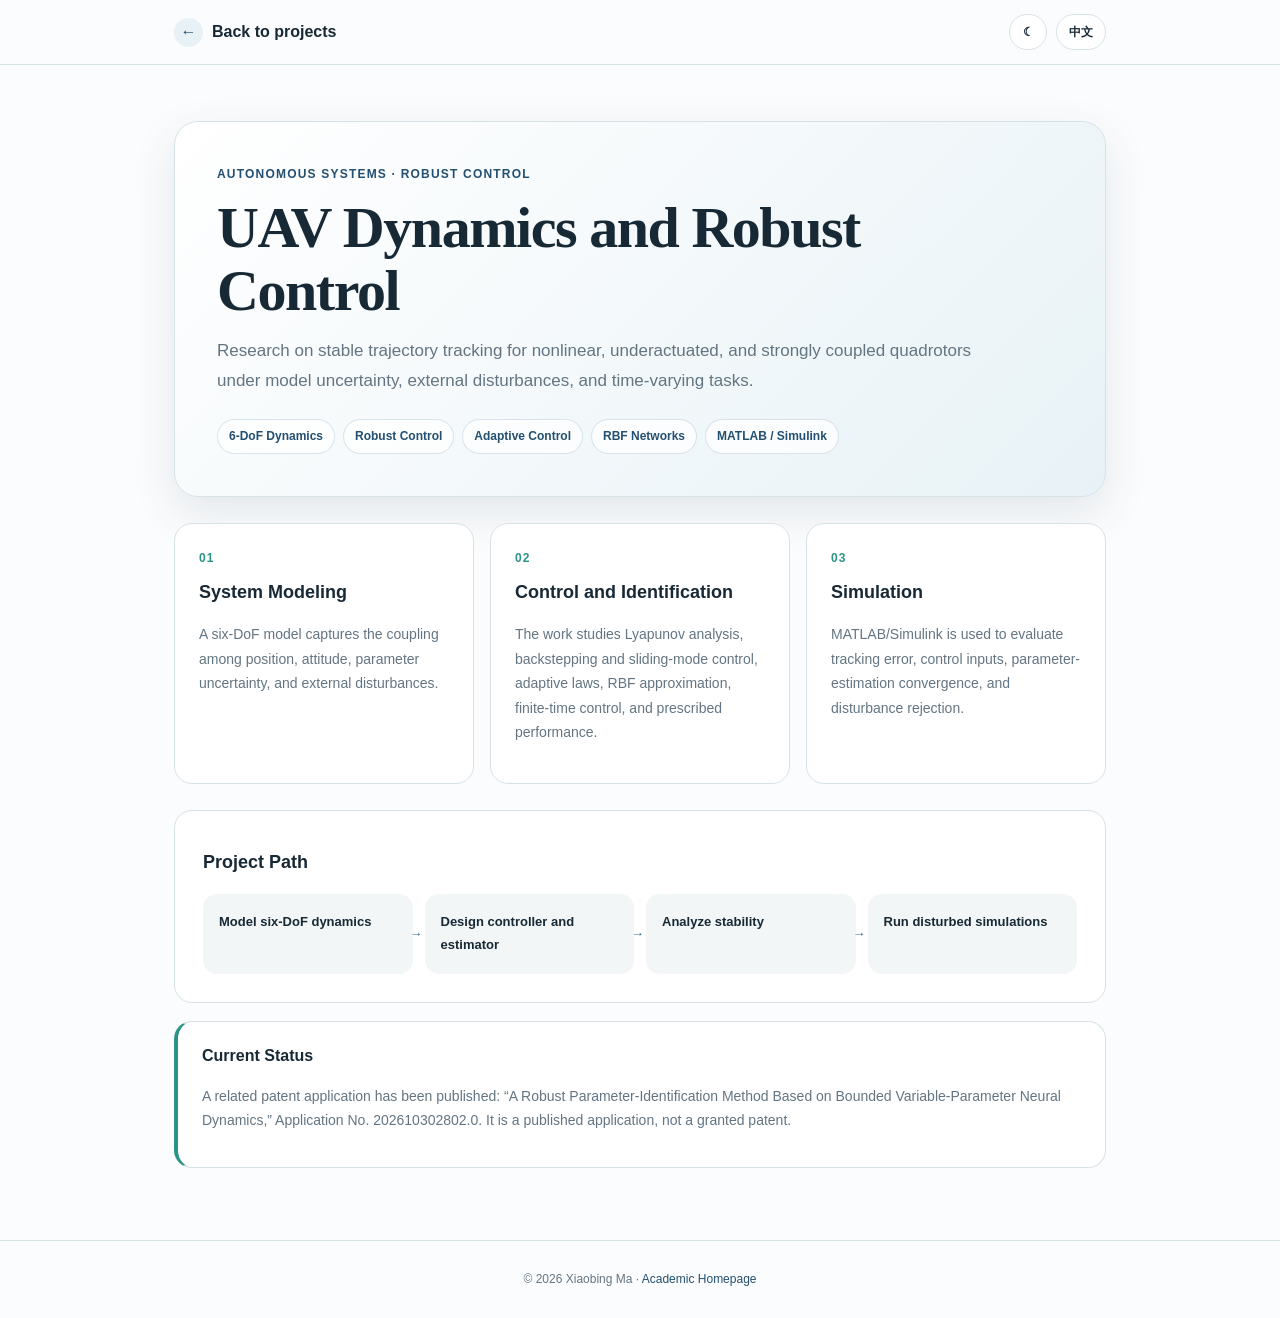
<file: projects/uav-control/index.html>
<!doctype html><html lang="en"><head><meta charset="utf-8"><meta name="viewport" content="width=device-width,initial-scale=1"><meta name="description" content="Research on six-DoF quadrotor dynamics, robust control, parameter identification, and neural dynamics."><title>UAV Dynamics and Robust Control · Xiaobing Ma</title><script>(function(){try{var saved=localStorage.getItem("site-theme");var theme=saved||(window.matchMedia("(prefers-color-scheme: dark)").matches?"dark":"light");document.documentElement.setAttribute("data-theme",theme);}catch(e){document.documentElement.setAttribute("data-theme","light");}})();</script><link rel="stylesheet" href="../project.css"></head><body data-lang="en"><header class="topbar"><div class="topbar-inner"><a class="back" href="../../#projects"><span class="back-mark">←</span><span class="lang-zh">返回项目列表</span><span class="lang-en">Back to projects</span></a><div class="controls"><button class="control" id="themeToggle" type="button" aria-label="Switch theme">☾</button><button class="control" id="langToggle" type="button">中文</button></div></div></header><main><section class="hero"><div class="eyebrow">AUTONOMOUS SYSTEMS · ROBUST CONTROL</div><h1><span class="lang-zh">无人机动力学与鲁棒控制</span><span class="lang-en">UAV Dynamics and Robust Control</span></h1><p class="lead lang-zh">针对四旋翼系统的非线性、欠驱动与强耦合特性，研究模型不确定、外界扰动和时变任务条件下的稳定轨迹跟踪。</p><p class="lead lang-en">Research on stable trajectory tracking for nonlinear, underactuated, and strongly coupled quadrotors under model uncertainty, external disturbances, and time-varying tasks.</p><div class="badges"><span class="badge">6-DoF Dynamics</span><span class="badge">Robust Control</span><span class="badge">Adaptive Control</span><span class="badge">RBF Networks</span><span class="badge">MATLAB / Simulink</span></div></section><section class="detail-grid"><article class="card"><div class="card-num">01</div><h2><span class="lang-zh">系统建模</span><span class="lang-en">System Modeling</span></h2><div class="lang-zh"><p>建立六自由度动力学模型，分析位置环、姿态环、参数不确定性与外部扰动之间的耦合关系。</p></div><div class="lang-en"><p>A six-DoF model captures the coupling among position, attitude, parameter uncertainty, and external disturbances.</p></div></article><article class="card"><div class="card-num">02</div><h2><span class="lang-zh">控制与辨识</span><span class="lang-en">Control and Identification</span></h2><div class="lang-zh"><p>关注 Lyapunov 稳定性分析、反步与滑模控制、自适应律、RBF 神经网络未知项逼近以及有限时间与预设性能控制。</p></div><div class="lang-en"><p>The work studies Lyapunov analysis, backstepping and sliding-mode control, adaptive laws, RBF approximation, finite-time control, and prescribed performance.</p></div></article><article class="card"><div class="card-num">03</div><h2><span class="lang-zh">仿真验证</span><span class="lang-en">Simulation</span></h2><div class="lang-zh"><p>使用 MATLAB/Simulink 检查轨迹跟踪误差、控制输入、参数估计收敛性与扰动抑制能力。</p></div><div class="lang-en"><p>MATLAB/Simulink is used to evaluate tracking error, control inputs, parameter-estimation convergence, and disturbance rejection.</p></div></article></section><section class="section"><h2><span class="lang-zh">项目路径</span><span class="lang-en">Project Path</span></h2><div class="flow"><div class="step"><span class="lang-zh">建立六自由度模型</span><span class="lang-en">Model six-DoF dynamics</span></div><div class="step"><span class="lang-zh">设计控制器与辨识律</span><span class="lang-en">Design controller and estimator</span></div><div class="step"><span class="lang-zh">证明稳定性</span><span class="lang-en">Analyze stability</span></div><div class="step"><span class="lang-zh">进行扰动仿真</span><span class="lang-en">Run disturbed simulations</span></div></div></section><aside class="note"><strong><span class="lang-zh">当前状态</span><span class="lang-en">Current Status</span></strong><p class="lang-zh">相关发明专利申请已公开：《一种鲁棒参数辨识有界变参神经动力学控制方法》，申请号 202610302802.0。专利状态为申请公开，并非已授权。</p><p class="lang-en">A related patent application has been published: “A Robust Parameter-Identification Method Based on Bounded Variable-Parameter Neural Dynamics,” Application No. 202610302802.0. It is a published application, not a granted patent.</p></aside></main><footer class="footer">© 2026 Xiaobing Ma · <a href="../../">Academic Homepage</a></footer><script src="../project.js"></script></body></html>
</file>
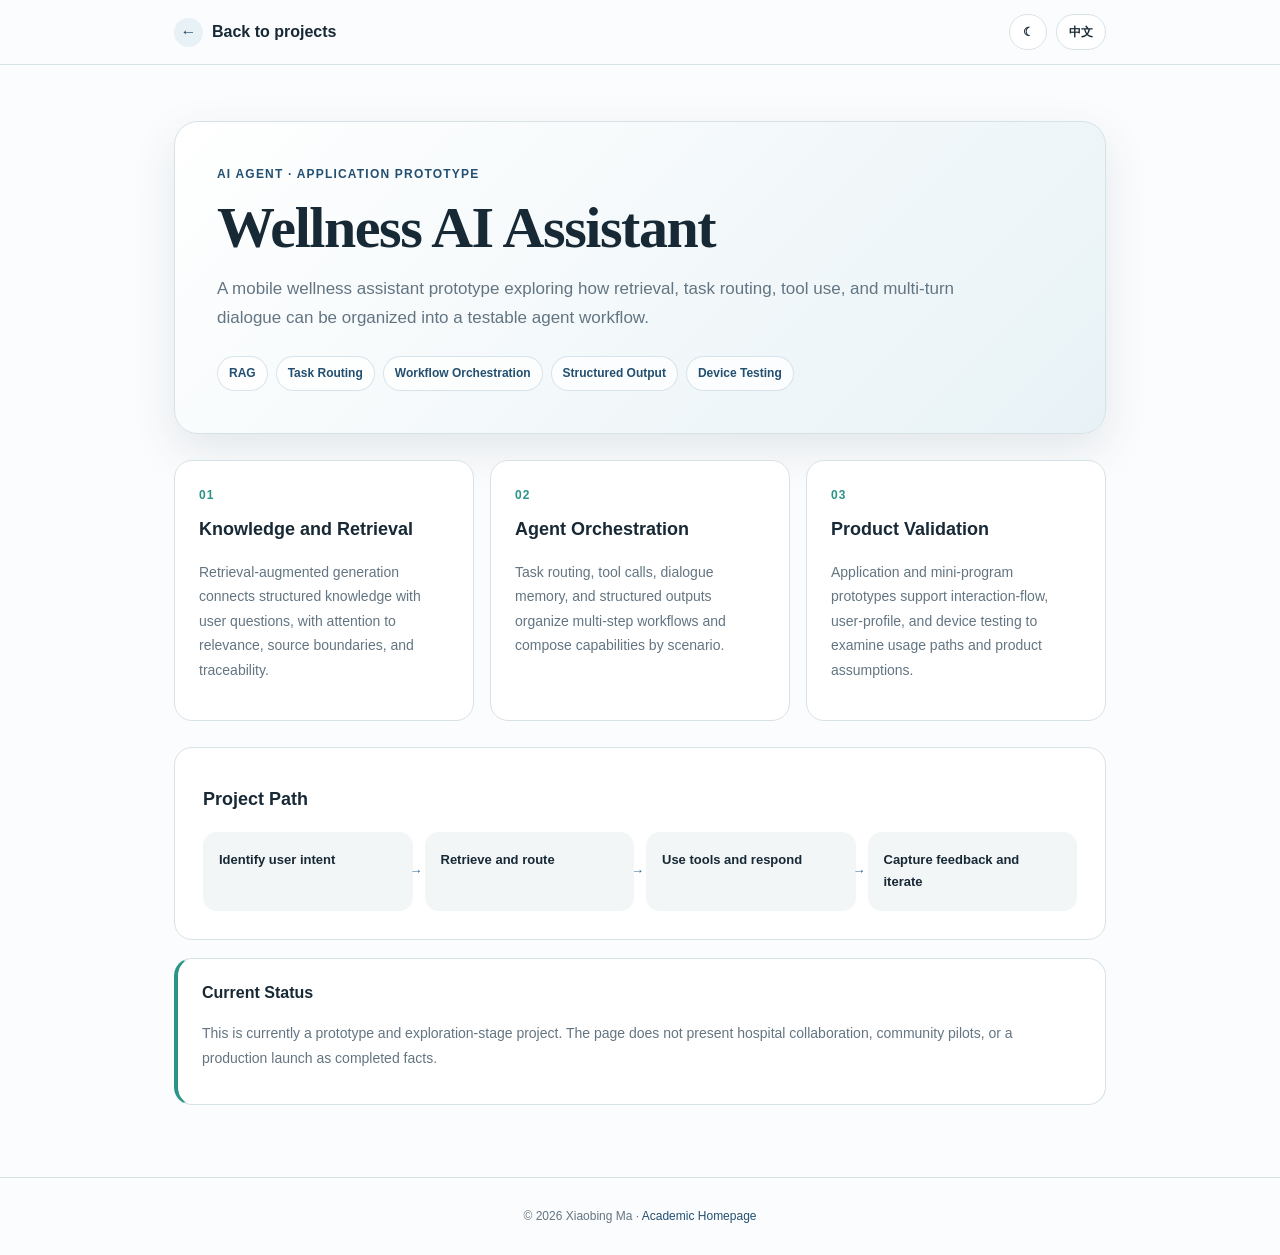
<file: projects/wellness-agent/index.html>
<!doctype html><html lang="en"><head><meta charset="utf-8"><meta name="viewport" content="width=device-width,initial-scale=1"><meta name="description" content="Prototype of a wellness AI assistant using retrieval, routing, workflow orchestration, and structured tool use."><title>Wellness AI Assistant · Xiaobing Ma</title><script>(function(){try{var saved=localStorage.getItem("site-theme");var theme=saved||(window.matchMedia("(prefers-color-scheme: dark)").matches?"dark":"light");document.documentElement.setAttribute("data-theme",theme);}catch(e){document.documentElement.setAttribute("data-theme","light");}})();</script><link rel="stylesheet" href="../project.css"></head><body data-lang="en"><header class="topbar"><div class="topbar-inner"><a class="back" href="../../#projects"><span class="back-mark">←</span><span class="lang-zh">返回项目列表</span><span class="lang-en">Back to projects</span></a><div class="controls"><button class="control" id="themeToggle" type="button" aria-label="Switch theme">☾</button><button class="control" id="langToggle" type="button">中文</button></div></div></header><main><section class="hero"><div class="eyebrow">AI AGENT · APPLICATION PROTOTYPE</div><h1><span class="lang-zh">康养智能助手</span><span class="lang-en">Wellness AI Assistant</span></h1><p class="lead lang-zh">面向移动端康养场景，探索如何把知识检索、任务路由、工具调用和多轮对话组织成可测试的智能助手工作流。</p><p class="lead lang-en">A mobile wellness assistant prototype exploring how retrieval, task routing, tool use, and multi-turn dialogue can be organized into a testable agent workflow.</p><div class="badges"><span class="badge">RAG</span><span class="badge">Task Routing</span><span class="badge">Workflow Orchestration</span><span class="badge">Structured Output</span><span class="badge">Device Testing</span></div></section><section class="detail-grid"><article class="card"><div class="card-num">01</div><h2><span class="lang-zh">知识与检索</span><span class="lang-en">Knowledge and Retrieval</span></h2><div class="lang-zh"><p>通过检索增强生成连接结构化知识与用户问题，并关注召回内容的相关性、来源边界和回答可追溯性。</p></div><div class="lang-en"><p>Retrieval-augmented generation connects structured knowledge with user questions, with attention to relevance, source boundaries, and traceability.</p></div></article><article class="card"><div class="card-num">02</div><h2><span class="lang-zh">智能体编排</span><span class="lang-en">Agent Orchestration</span></h2><div class="lang-zh"><p>使用任务路由、工具调用、对话记忆与结构化输出组织多步骤流程，使不同能力可以按场景组合。</p></div><div class="lang-en"><p>Task routing, tool calls, dialogue memory, and structured outputs organize multi-step workflows and compose capabilities by scenario.</p></div></article><article class="card"><div class="card-num">03</div><h2><span class="lang-zh">产品验证</span><span class="lang-en">Product Validation</span></h2><div class="lang-zh"><p>围绕应用端与小程序原型开展交互流程、用户画像和终端测试，验证智能助手的使用路径与产品假设。</p></div><div class="lang-en"><p>Application and mini-program prototypes support interaction-flow, user-profile, and device testing to examine usage paths and product assumptions.</p></div></article></section><section class="section"><h2><span class="lang-zh">项目路径</span><span class="lang-en">Project Path</span></h2><div class="flow"><div class="step"><span class="lang-zh">识别用户意图</span><span class="lang-en">Identify user intent</span></div><div class="step"><span class="lang-zh">检索知识与路由任务</span><span class="lang-en">Retrieve and route</span></div><div class="step"><span class="lang-zh">调用工具并生成结果</span><span class="lang-en">Use tools and respond</span></div><div class="step"><span class="lang-zh">记录反馈并迭代</span><span class="lang-en">Capture feedback and iterate</span></div></div></section><aside class="note"><strong><span class="lang-zh">当前状态</span><span class="lang-en">Current Status</span></strong><p class="lang-zh">当前为原型与探索阶段。页面不将医院合作、社区试点或正式上线表述为已经完成的事实。</p><p class="lang-en">This is currently a prototype and exploration-stage project. The page does not present hospital collaboration, community pilots, or a production launch as completed facts.</p></aside></main><footer class="footer">© 2026 Xiaobing Ma · <a href="../../">Academic Homepage</a></footer><script src="../project.js"></script></body></html>
</file>
<file: projects/project.css>
:root{--ink:#182936;--muted:#637582;--blue:#356f95;--blue-dark:#234f70;--blue-soft:#e8f2f6;--accent:#2b9487;--accent-soft:#e5f4f1;--line:#d7e2e7;--paper:#fbfcfd;--surface:#fff;--wash:#f2f6f7;--shadow:0 16px 45px rgba(28,67,88,.11);--max:980px}
*{box-sizing:border-box}html{scroll-behavior:smooth}body{margin:0;background:var(--paper);color:var(--ink);font-family:Inter,Arial,"Helvetica Neue","PingFang SC","Microsoft YaHei",sans-serif;line-height:1.75}body[data-lang="zh"] .lang-en,body[data-lang="en"] .lang-zh{display:none!important}a{color:var(--blue-dark);text-decoration:none}a:hover{text-decoration:underline}.topbar{position:sticky;top:0;z-index:10;background:rgba(251,252,253,.9);backdrop-filter:blur(14px);border-bottom:1px solid var(--line)}.topbar-inner{max-width:var(--max);height:64px;margin:auto;padding:0 24px;display:flex;align-items:center;justify-content:space-between;gap:16px}.back{display:flex;align-items:center;gap:9px;font-weight:750;color:var(--ink)}.back-mark{width:29px;height:29px;border-radius:50%;display:grid;place-items:center;background:var(--blue-soft);color:var(--blue-dark)}.controls{display:flex;gap:9px}.control{border:1px solid var(--line);background:var(--surface);color:var(--ink);border-radius:999px;min-width:38px;height:36px;padding:0 12px;font:inherit;font-size:12px;font-weight:800;cursor:pointer}.control:hover{border-color:#9ebed9;background:var(--blue-soft)}main{max-width:var(--max);margin:auto;padding:56px 24px 72px}.hero{padding:42px;border:1px solid var(--line);border-radius:24px;background:linear-gradient(135deg,var(--surface),var(--blue-soft));box-shadow:var(--shadow)}.eyebrow{color:var(--blue-dark);font-size:12px;font-weight:800;letter-spacing:.1em;text-transform:uppercase}.hero h1{max-width:800px;margin:12px 0 14px;font-family:Georgia,"Times New Roman","Songti SC",serif;font-size:clamp(34px,5vw,58px);line-height:1.08;letter-spacing:-.025em}.lead{max-width:760px;margin:0;color:var(--muted);font-size:17px}.badges,.links{display:flex;flex-wrap:wrap;gap:8px;margin-top:23px}.badge{padding:6px 11px;border:1px solid rgba(53,111,149,.18);border-radius:999px;background:rgba(255,255,255,.72);color:var(--blue-dark);font-size:12px;font-weight:750}.project-image{margin:24px 0 0;overflow:hidden;border-radius:17px;border:1px solid var(--line);background:var(--wash)}.project-image img{display:block;width:100%;max-height:520px;object-fit:cover}.detail-grid{display:grid;grid-template-columns:repeat(3,minmax(0,1fr));gap:16px;margin:26px 0}.card,.section,.note{border:1px solid var(--line);border-radius:18px;background:var(--surface)}.card{padding:24px}.card-num{color:var(--accent);font-size:12px;font-weight:900;letter-spacing:.08em}.card h2,.section h2{margin:8px 0 10px;font-size:18px}.card p,.card li,.section p,.note p{color:var(--muted);font-size:14px}.card ul{margin:0;padding-left:20px}.section{margin-top:18px;padding:28px}.flow{display:grid;grid-template-columns:repeat(4,minmax(0,1fr));gap:12px;margin-top:16px}.step{position:relative;padding:17px 16px;border-radius:14px;background:var(--wash);font-size:13px;font-weight:750}.step:not(:last-child):after{content:"→";position:absolute;right:-10px;top:50%;transform:translateY(-50%);color:var(--blue);z-index:1}.repo-link{display:inline-flex;align-items:center;gap:7px;padding:9px 13px;border-radius:10px;background:var(--blue-soft);font-size:13px;font-weight:800}.note{margin-top:18px;padding:20px 24px;border-left:4px solid var(--accent)}.note strong{display:block;margin-bottom:4px}.footer{padding:28px 24px;border-top:1px solid var(--line);text-align:center;color:var(--muted);font-size:12px}
html[data-theme="dark"]{--ink:#e5eef2;--muted:#9fb0ba;--blue:#7fb3d2;--blue-dark:#91c8e6;--blue-soft:#1a3442;--accent:#62c7b8;--accent-soft:#173832;--line:#2a4654;--paper:#101b21;--surface:#16252d;--wash:#1b2d36;--shadow:0 18px 48px rgba(0,0,0,.28)}html[data-theme="dark"] .topbar{background:rgba(16,27,33,.9)}html[data-theme="dark"] .hero{background:linear-gradient(135deg,#16252d,#18323e)}html[data-theme="dark"] .badge{background:rgba(16,27,33,.6)}
@media(max-width:760px){main{padding:32px 16px 54px}.topbar-inner{padding:0 16px}.hero{padding:28px 22px}.detail-grid{grid-template-columns:1fr}.flow{grid-template-columns:1fr}.step:not(:last-child):after{content:"↓";right:auto;left:50%;top:auto;bottom:-14px}.lead{font-size:15px}}
.media-section .team-shot{margin:16px 0 24px}.team-shot img{display:block;width:100%;height:auto;max-height:560px;object-fit:cover;object-position:center 48%;border-radius:12px;background:var(--wash)}.media-section figcaption{margin-top:8px;color:var(--muted);font-size:12px}.clip-grid{display:grid;grid-template-columns:repeat(3,minmax(0,1fr));gap:14px}.clip{margin:0}.clip img{display:block;width:100%;aspect-ratio:16/9;object-fit:cover;border-radius:10px;background:var(--wash)}@media(max-width:760px){.clip-grid{grid-template-columns:1fr}.team-shot img{max-height:none}}
</file>
<file: projects/intelligent-car/case.css>
.case-page{max-width:980px;padding:42px 24px 64px}
.case-page figure{margin:0}
.case-kicker{margin:0;color:var(--accent);font-size:12px;font-weight:800;letter-spacing:.12em}
.case-intro-grid{display:grid;grid-template-columns:minmax(0,1fr) minmax(0,325px);gap:clamp(28px,4vw,50px);align-items:center;margin-top:20px}
.case-intro h1,.case-article h2{font-family:Georgia,"Times New Roman","Songti SC",serif;letter-spacing:-.03em}
.case-intro h1{margin:0 0 21px;font-size:clamp(35px,4vw,46px);line-height:1.15;white-space:nowrap}
.case-event{display:flex;align-items:center;gap:14px;margin:0 0 20px}
.case-event img{display:block;width:87px;height:72px;object-fit:contain;flex:none;padding:8px;background:#fff;border:1px solid #edf0f1;border-radius:4px}
.case-event p{margin:0;color:var(--ink);font-size:14px;font-weight:700;line-height:1.55}
.case-lead{margin:0;color:var(--muted);font-size:16px;line-height:1.85}
.case-links{display:flex;flex-wrap:wrap;gap:20px;margin:22px 0 0}
.case-links a,.case-tech-foot a{font-size:13px;font-weight:800;border-bottom:1px solid var(--blue);white-space:nowrap}
.case-car-photo img{display:block;width:100%;aspect-ratio:4/3;object-fit:cover;object-position:center 52%;border-radius:3px;background:var(--wash)}
.case-page figcaption{margin-top:8px;color:var(--muted);font-size:12px;line-height:1.5}
.case-article{margin-top:62px}
.case-narrative{max-width:790px}
.case-article h2{margin:0 0 17px;font-size:clamp(29px,3.2vw,36px);line-height:1.2}
.case-narrative>p:not(.case-process):not(.case-tech-foot),.case-finish-copy>p:not(.case-award-line){margin:0;color:var(--muted);font-size:16px;line-height:1.9}
.case-process{margin:26px 0 0;padding:14px 0;border-top:1px solid var(--line);border-bottom:1px solid var(--line);font-size:14px;font-weight:750;line-height:1.7}
.case-process b{padding:0 8px;color:var(--accent)}
.case-tech-foot{display:flex;flex-wrap:wrap;gap:0 16px;align-items:baseline;margin:19px 0 0;color:var(--muted);font-size:13px;line-height:1.8}
.case-course{margin-top:44px!important}
.case-course-images{display:grid;grid-template-columns:1fr 1fr;gap:14px}
.case-course-images img{display:block;width:100%;aspect-ratio:16/10;object-fit:cover;border-radius:3px;background:var(--wash)}
.case-finish{display:grid;grid-template-columns:minmax(0,1fr) minmax(0,420px);gap:clamp(28px,4vw,54px);align-items:center;margin-top:72px}
.case-award-line{margin:24px 0 0;padding-left:17px;border-left:2px solid var(--accent);font-size:15px;font-weight:750;line-height:1.9}
.case-team-photo img{display:block;width:100%;aspect-ratio:4/3;object-fit:cover;object-position:center 40%;border-radius:3px;background:var(--wash)}
.case-next{display:inline-flex;margin-top:67px;font-size:13px;font-weight:800}
@media(max-width:760px){.case-page{padding:28px 16px 52px}.case-intro-grid,.case-finish{grid-template-columns:1fr;gap:23px}.case-intro h1{font-size:clamp(23px,7vw,34px)}.case-car-photo{max-width:460px}.case-article{margin-top:47px}.case-article h2{font-size:clamp(26px,6.7vw,32px)}.case-course{margin-top:35px!important}.case-finish{margin-top:54px}.case-team-photo{max-width:540px}.case-next{margin-top:55px}}
@media(max-width:480px){.case-event{gap:10px}.case-event img{width:72px;height:62px;padding:6px}.case-event p{font-size:12px}.case-process b{padding:0 3px}.case-course-images{gap:8px}.case-course-images img{aspect-ratio:4/3}}
</file>
<file: projects/quadruped-control/go2.css>
.go2-scene{margin:24px 0 0}.go2-scene-canvas{position:relative;aspect-ratio:2/1;overflow:hidden;border:1px solid var(--line);border-radius:12px;background:#dbe8ef}.go2-scene-close{position:absolute;left:0;top:-140%;display:block;width:220%;max-width:none;height:auto}.go2-scene-overview{position:absolute;right:14px;bottom:14px;display:block;width:34%;height:auto;border:3px solid var(--surface);border-radius:7px;box-shadow:0 8px 26px rgba(9,30,44,.22)}.go2-scene figcaption{margin-top:9px;color:var(--muted);font-size:12px;line-height:1.6}@media(max-width:600px){.go2-scene{margin-top:20px}.go2-scene-canvas{aspect-ratio:4/3}.go2-scene-close{width:265%;top:-85%}.go2-scene-overview{width:42%;right:9px;bottom:9px;border-width:2px}.go2-scene figcaption{font-size:12px}}
</file>
<file: projects/smart-cup/smart-cup.css>
:root{--max:1120px;--ink:#1d1d1f;--muted:#6e6e73;--blue-dark:#28688e;--line:#d2d2d7;--paper:#fff;--surface:#fff}
body{font-family:-apple-system,BlinkMacSystemFont,"Segoe UI","PingFang SC","Microsoft YaHei",sans-serif;line-height:1.65;-webkit-font-smoothing:antialiased}
.topbar{background:rgba(255,255,255,.88)}.back{font-size:13px;font-weight:600}.back-mark{background:none;color:var(--muted)}.control{font-weight:600}
main{padding:64px 28px 88px}.hero{display:grid;grid-template-columns:minmax(0,.85fr) minmax(0,1.15fr);align-items:center;gap:48px;padding:0 0 68px;border:0;border-radius:0;background:none;box-shadow:none}.product-intro{padding-bottom:30px}.eyebrow{color:var(--muted);font-size:10px;letter-spacing:.12em;font-weight:600}.hero h1{margin:16px 0 24px;font-family:inherit;font-size:clamp(30px,3.4vw,43px);line-height:1.15;font-weight:650;letter-spacing:-.04em}.lead{font-size:17px;line-height:1.75;color:var(--ink)}.badges{gap:0;margin-top:28px;line-height:1.9}.badge{border:0;border-radius:0;background:none;padding:0;color:var(--muted);font-size:12px;font-weight:400}.badge:not(:last-child):after{content:"·";padding:0 8px;color:var(--muted)}.project-credit{margin:24px 0 0;font-size:12px;color:var(--muted);max-width:330px}.concept-figure{margin:0;min-width:0}.concept-figure img{display:block;width:100%;height:auto;border:0;border-radius:0}.concept-figure figcaption{margin:12px auto 0;color:var(--muted);font-size:10px;line-height:1.6;max-width:480px;text-align:center}
.information-heading{padding:30px 0;border-top:1px solid var(--line)}.information-heading h2{margin:0;font-size:30px;font-weight:650;letter-spacing:-.03em}.section{display:grid;grid-template-columns:220px minmax(0,1fr);gap:42px;margin:0;padding:36px 0;border:0;border-top:1px solid var(--line);border-radius:0;background:none}.section h2{margin:0;font-size:21px;font-weight:600;letter-spacing:-.02em}.section-body{min-width:0}.section p{margin:0 0 24px;color:var(--ink);font-size:15px;line-height:1.8}.spec-list{margin:0}.spec-list>div{display:grid;grid-template-columns:160px minmax(0,1fr);gap:25px;padding:19px 0;border-top:1px solid var(--line)}.spec-list>div:first-child{border-top:0;padding-top:0}.spec-list>div:last-child{padding-bottom:0}.spec-list dt{font-size:14px;font-weight:600;color:var(--ink)}.spec-list dd{margin:0;color:var(--muted);font-size:14px;line-height:1.8}.flow{display:flex;justify-content:space-between;gap:14px;margin-top:30px;counter-reset:steps}.step{flex:1;padding:0;border-radius:0;background:none;color:var(--muted);font-size:12px;font-weight:400;counter-increment:steps}.step:before{display:block;content:"0" counter(steps);margin-bottom:5px;font-size:11px;color:var(--muted)}.step:not(:last-child):after{right:0;top:25px;transform:none;font-size:13px;color:var(--muted)}.footer{background:var(--wash);font-size:11px}
.flow .step:not(:last-child):after{left:auto;bottom:auto;content:"→"}
html[data-theme="dark"]{--ink:#f5f5f7;--muted:#a1a1a6;--line:#424245;--paper:#161617;--surface:#161617;--wash:#101011}html[data-theme="dark"] .hero{background:none}html[data-theme="dark"] .topbar{background:rgba(22,22,23,.88)}html[data-theme="dark"] .badge{background:none}.control:hover{background:var(--wash)}
@media(max-width:900px){.hero{gap:28px;grid-template-columns:minmax(0,.9fr) minmax(0,1.1fr)}.hero h1{font-size:32px}.section{grid-template-columns:170px minmax(0,1fr);gap:28px}.spec-list>div{grid-template-columns:130px minmax(0,1fr);gap:18px}.lead{font-size:15px}}
@media(max-width:680px){main{padding:40px 22px 48px}.hero{grid-template-columns:1fr;gap:24px;padding:0 0 36px}.product-intro{padding-bottom:0}.hero h1{font-size:32px;margin:14px 0 20px}.lead{font-size:15px}.badges{margin-top:20px}.project-credit{margin-top:16px;max-width:none}.concept-figure{margin:0 -6px}.concept-figure figcaption{padding:0 6px}.information-heading{padding:25px 0}.information-heading h2{font-size:26px}.section{grid-template-columns:1fr;gap:20px;padding:28px 0}.section h2{font-size:20px}.section p{font-size:14px}.spec-list>div{grid-template-columns:1fr;gap:6px;padding:16px 0}.flow{gap:12px;margin-top:24px}.step{font-size:11px}.step:not(:last-child):after{content:"→";left:auto;bottom:auto;top:0;right:0}.step:before{margin-bottom:7px}}
</file>
